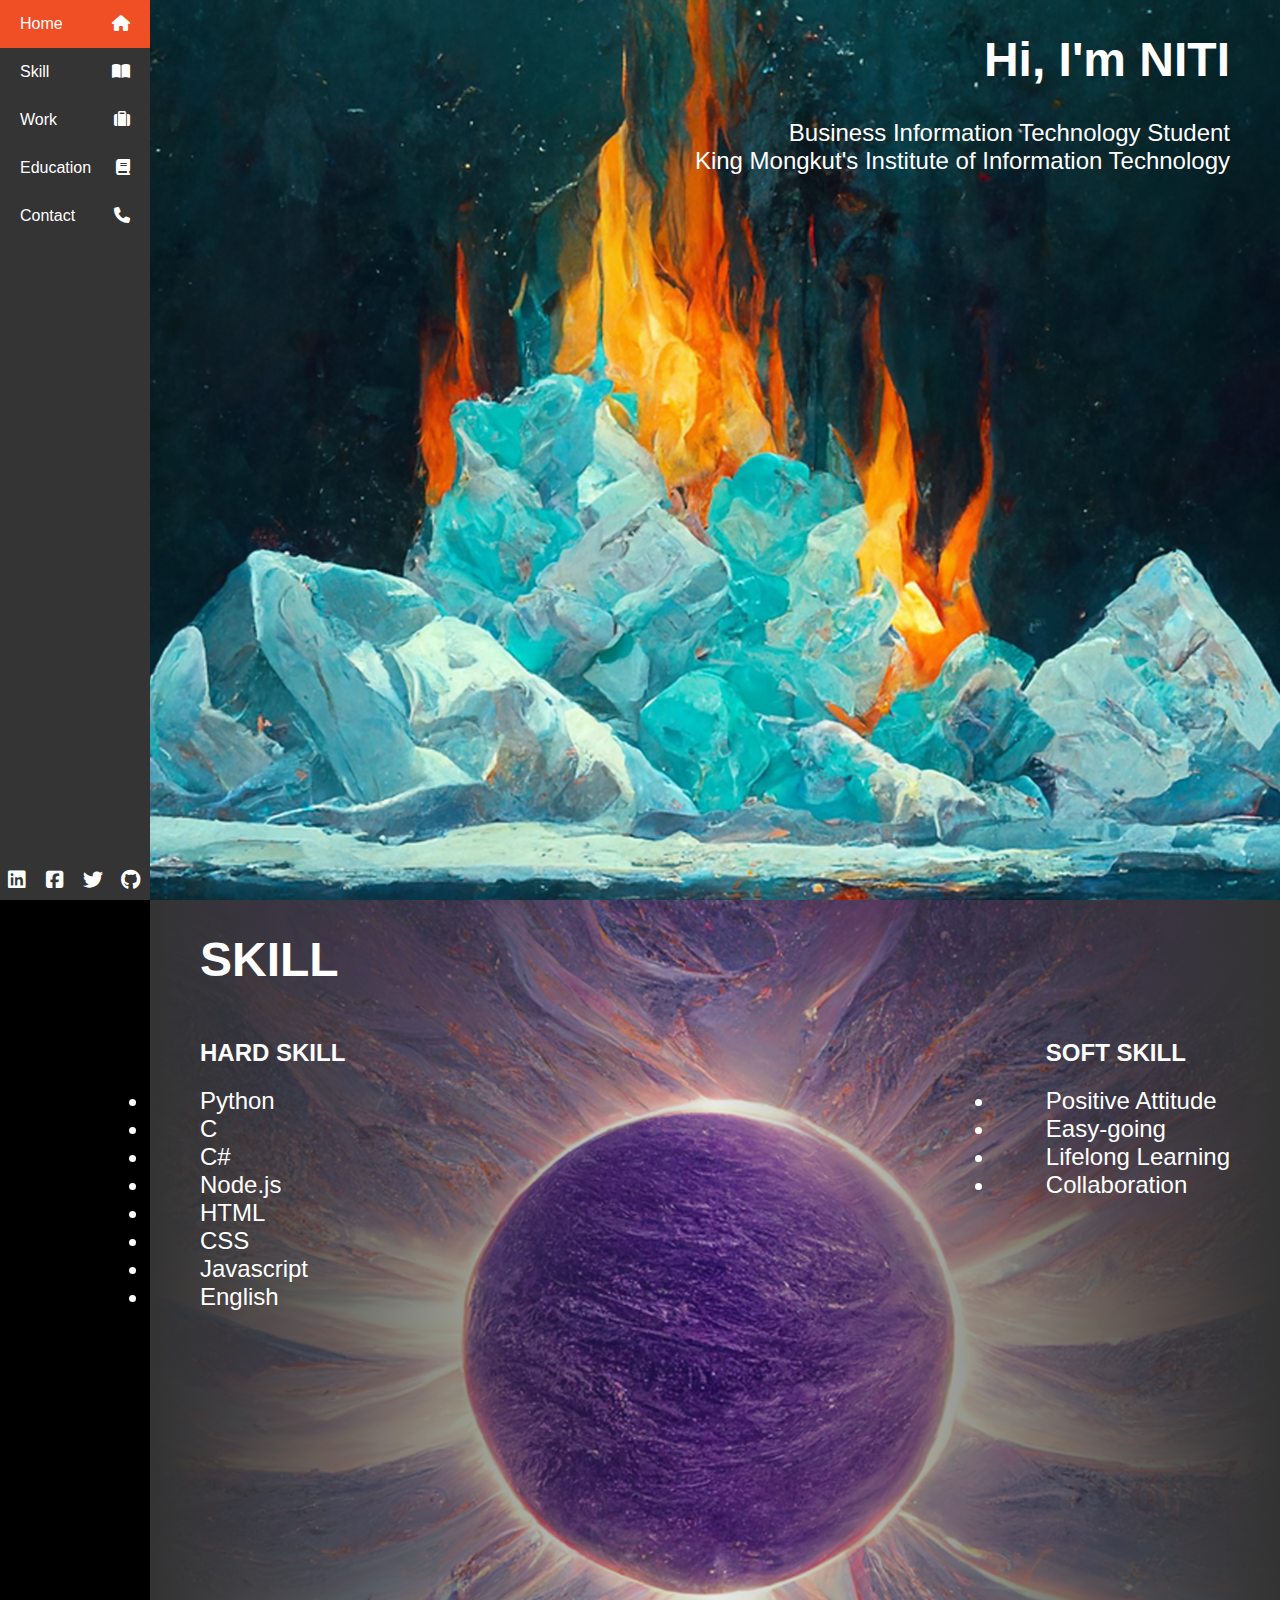
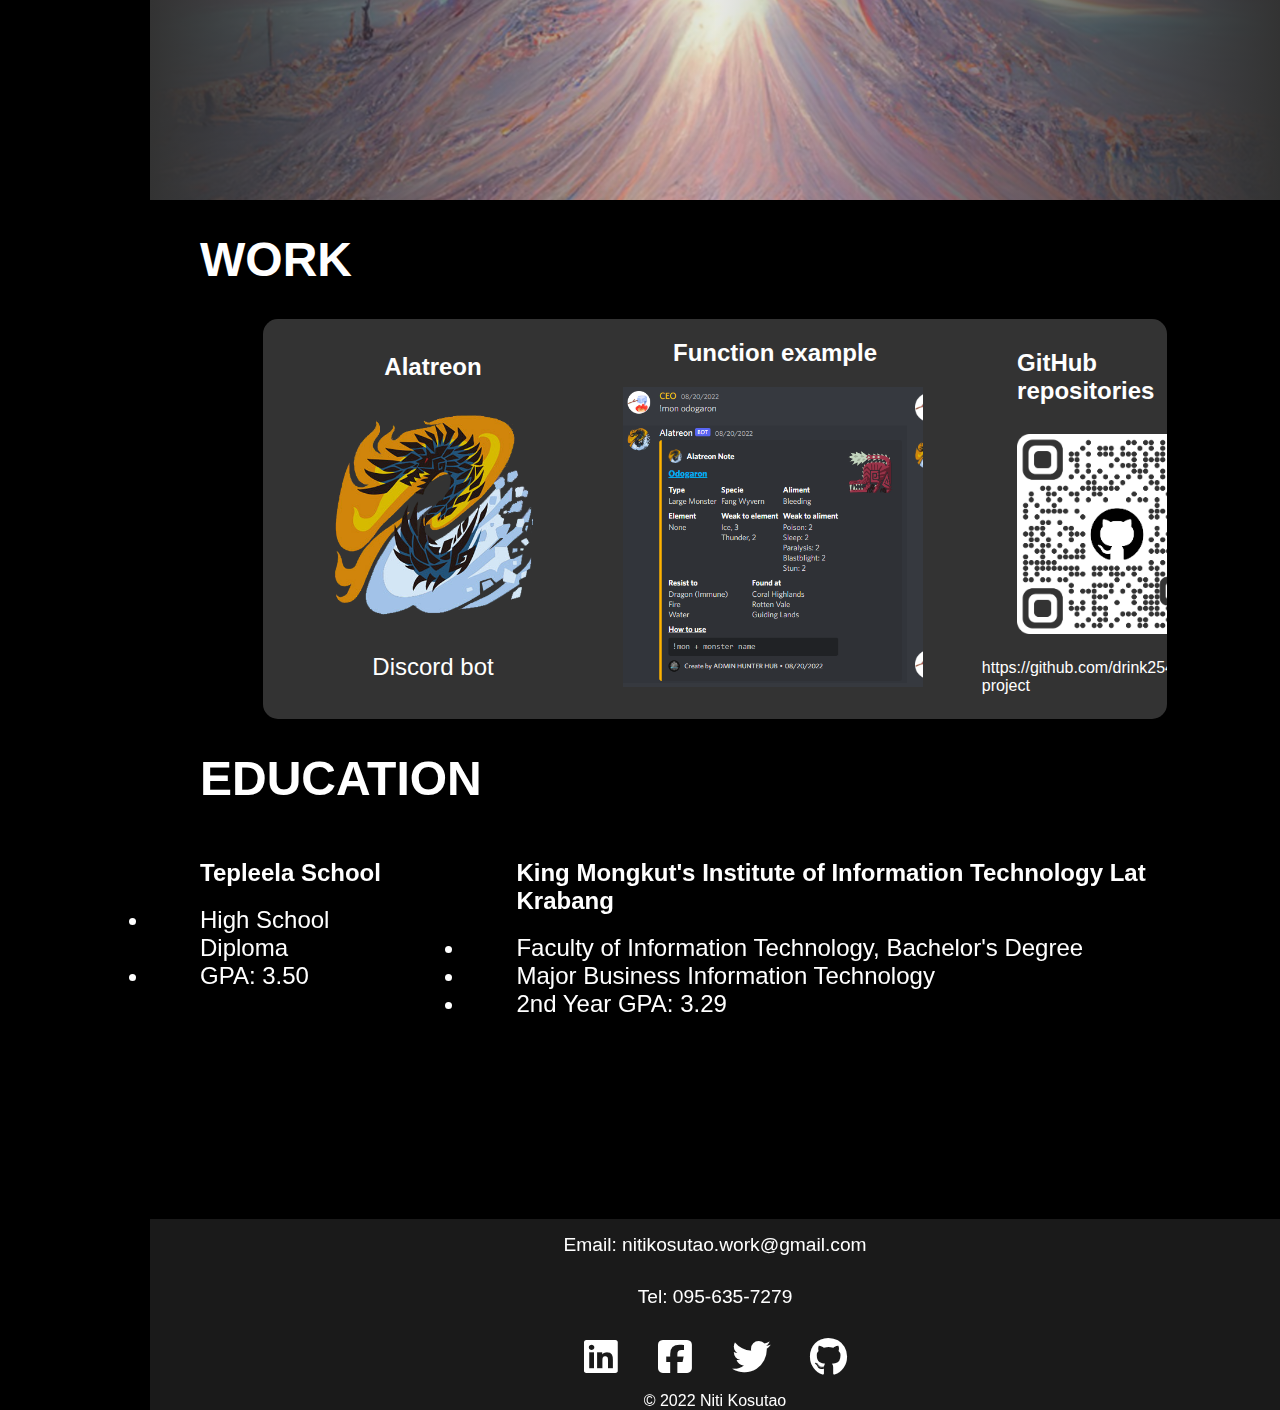
<file: index.html>
<!DOCTYPE html>
<html>

<head>
    <title>My Portfolio</title>
    <meta name="description" content="Portfolio of Niti Kosutao">
    <meta name="keywords" content="Portfolio">
    <meta name="author" content="Niti Kosutao">
    <meta name="viewport" content="width=device-width, initial-scale=1.0">
    <link rel="icon" href="material/iceburn200.png">
    <link rel="stylesheet" href="CSS/main_style.css">
    <link rel="stylesheet" href="https://cdnjs.cloudflare.com/ajax/libs/font-awesome/6.1.2/css/all.min.css">
</head>

<body>
    <div class="flex_container">
        <div class="flex_container navbar">
            <div class="flex_container navbarcontent">
                <a href=".b1" class="flex_container navcon">Home <i class="fa-solid fa-house"></i></a>
                <!-- <a href="" class="flex_container navcon">About <i class="fa-solid fa-user"></i></a> -->
                <a href=".b2" class="flex_container navcon">Skill <i class="fa-solid fa-book-open"></i></a>
                <a href=".b3" class="flex_container navcon">Work <i class="fa-solid fa-suitcase"></i></a>
                <a href=".b4" class="flex_container navcon">Education <i class="fa-solid fa-book"></i></i></a>
                <a href=".b5" class="flex_container navcon">Contact <i class="fa-solid fa-phone"></i></a>
            </div>
            <div class="flex_container icon">
                <a target="_blank" href="https://www.linkedin.com/in/niti-kosutao-3a9aab235/">
                    <i class="fa-brands fa-linkedin"></i>
                </a>
                <a target="_blank" href="https://www.facebook.com/profile.php?id=100001783811489">
                    <i class="fa-brands fa-square-facebook"></i>
                </a>
                <a target="_blank" href="https://twitter.com/_Einz774">
                    <i class="fa-brands fa-twitter"></i>
                </a>
                <a target="_blank" href="https://github.com/drink2545">
                    <i class="fa-brands fa-github"></i>
                </a>
            </div>
        </div>
        <div class="flex_container content">
            <div class="box b1">
                <h1>Hi, I'm NITI</h1>
                <p>Business Information Technology Student<br>
                    King Mongkut's Institute of Information Technology</p>
            </div>
            <div class="box b2">
                <h1>SKILL</h1>
                <div class="flex_container skill">
                    <div>
                        <h2>HARD SKILL</h2>
                        <li>Python</li>
                        <li>C</li>
                        <li>C#</li>
                        <li>Node.js</li>
                        <li>HTML</li>
                        <li>CSS</li>
                        <li>Javascript</li>
                        <li>English</li>
                    </div>
                    <div>
                        <h2>SOFT SKILL</h2>
                        <li>Positive Attitude</li>
                        <li>Easy-going</li>
                        <li>Lifelong Learning</li>
                        <li>Collaboration</li>
                    </div>
                </div>
            </div>
            <div class="box b3">
                <h1>WORK</h1>
                <div class="flex_container work_container">
                    <div class="flex_container work infocard">
                        <h2>Alatreon</h2>
                        <img src="material/alatreontest/mhwi-alatreon_icon.png">
                        <p>Discord bot</p>
                    </div>
                    <div class="flex_container work">
                        <h2>Function example</h2>
                        <div class="cardfunction">
                            <img src="material/alatreontest/test1.png">
                            <img src="material/alatreontest/test2.png">
                            <img src="material/alatreontest/test3.png">
                        </div>
                    </div>
                    <div class="flex_container work infocard">
                        <h2>GitHub repositories</h2>
                        <img src="material/alatreontest/alatreon_github.png">
                        <a target="_blank"
                            href="https://github.com/drink2545/Alatreon-project">https://github.com/drink2545/Alatreon-project</a>
                    </div>
                </div>
            </div>
            <div class="box b4">
                <h1>EDUCATION</h1>
                <div class="flex_container skill">
                    <div>
                        <h2>Tepleela School</h2>
                        <li>High School Diploma</li>
                        <li>GPA: 3.50</li>
                    </div>
                    <br>
                    <div>
                        <h2>King Mongkut's Institute of Information Technology Lat Krabang</h2>
                        <li>Faculty of Information Technology, Bachelor's Degree</li>
                        <li>Major Business Information Technology</li>
                        <li>2nd Year GPA: 3.29</li>
                    </div>
                </div>
            </div>
            <div class="box b5">
                <div class="flex_container contact_container">
                    <a href="mailto: nitikosutao.work@gmail.com">Email: nitikosutao.work@gmail.com</a>
                    <a href="tel:095-635-7279">Tel: 095-635-7279</a>
                    <div class="flex_container contact">
                        <a target="_blank" href="https://www.linkedin.com/in/niti-kosutao-3a9aab235/">
                            <i class="fa-brands fa-linkedin"></i>
                        </a>
                        <a target="_blank" href="https://www.facebook.com/profile.php?id=100001783811489">
                            <i class="fa-brands fa-square-facebook"></i>
                        </a>
                        <a target="_blank" href="https://twitter.com/_Einz774">
                            <i class="fa-brands fa-twitter"></i>
                        </a>
                        <a target="_blank" href="https://github.com/drink2545">
                            <i class="fa-brands fa-github"></i>
                        </a>
                    </div>
                </div>
            </div>
            <footer>
                &copy; 2022 Niti Kosutao
            </footer>
        </div>

    </div>
    <!-- <script src="JS/main_script.js"></script> -->
</body>

</html>
</file>
<file: CSS/main_style.css>
body {
    margin: 0;
    font-family: 'Trebuchet MS', 'Lucida Sans Unicode', 'Lucida Grande', 'Lucida Sans', Arial, sans-serif;
    overflow-x: hidden;
    background-color: black;
    color: white;
}

.flex_container {
    display: flex;
    justify-content: left;
}

.flex_container a {
    padding: 15px 20px;
}

.navbar {
    flex-direction: column;
    justify-content: space-between;
    float: left;
    width: 150px;
    height: 100%;
    position: fixed;
    background-color: rgba(52, 52, 52, 1);
}

.navbarcontent {
    flex-direction: column;
}

.navcon {
    justify-content: space-between;
}

.navbar a {
    color: white;
    text-decoration: none;
}

.navbar a:hover {
    background-color: #f04e25;
}

.icon {
    justify-content: center;
}

.icon a {
    padding: 8px;
    font-size: 20px;
    width: 25%;
}

.content {
    width: 100vw;
    flex-direction: column;
    align-items: center;
    margin-left: 150px;
    overflow-wrap: break-word;
}

.box {
    width: 100%;
    height: 100vh;
}
.box.b1{
    background-image:url(../material/1920iceburn.png);
    background-position: center;
    background-repeat: no-repeat;
    background-size: cover;
    text-align: right;
}
.box.b2{
    background-image: linear-gradient(to right, rgba(51,51,51,1),  rgba(51,51,51,0.1),  rgba(51,51,51,1)),
    url(../material/sun1920.png);
    background-position: center;
    background-repeat: no-repeat;
    background-size: cover;
}
.box.b3{
    height: fit-content;
}
.box.b4{
    height: 500px;
}
.box h1{
    font-size: 3em;
}
.box p,li{
    font-size: 1.5em;
}
.box h1,h2,p,li{
    padding: 0 50px;
}
.skill{
    justify-content: space-between;
    flex-direction: row;
}
.work_container{
    background-color: rgba(51, 51, 51, 1);
    border-radius: 15px;
    justify-content: space-between;
    margin: 0 10%;
    overflow-y: hidden;
    overflow-x: scroll;
}
.work{
    flex: 0 0 auto;
    flex-direction: column;
    padding: 0 20px;
}
.work p{
    padding: 0;
}
.infocard{
    height: 400px;
    width: 300px;
    align-items: center;
    justify-content: space-evenly;
}
.infocard a{
    text-decoration: none;
    color: white;
}
.infocard img{
    height: 200px;
    width: 200px;
}
.cardfunction{
    display: flex;
    flex-direction: row;
    overflow-y: hidden;
    overflow-x: scroll;
    width: 300px;
}
.cardfunction img{
    height: 300px;
    width: 500px;
}
.box.b5{
    height: fit-content;
}
.contact_container{
    flex-direction: column;
    justify-content: left;
    align-items: center;
    background-color: rgba(51, 51, 51, 0.5);
}
.contact_container a{
    text-decoration: none;
    color: white;
    font-size: 1.2em;
}
.contact i{
    color: white;
    text-decoration: none;
    font-size: 2em;
}
footer {
    bottom: 0;
    width: 100%;
    left: 160px;
    text-align: center;
    background-color: rgba(51, 51, 51, 0.5);
}
@media screen and (max-width: 1000px) {
    .navbar {
        left: -95px;
        animation-name: navclose;
        animation-duration: 0.7s;
    }

    .navbar.icon a {
        display: none;
    }
    .icon{
        display: none;
    }
    .content{
        margin-left: 55px;
    }
    .box .b1,.b2,.b3,.b4{
        flex-direction: column;
        min-height: 100vh;
        height: fit-content;
        width: 100%;
    }
    .box h1,p{
        padding: 20px;
    }
    .skill{
        flex-direction: column;
        align-items: left;
    }
    .work_container{
        flex-direction: column;
        overflow: hidden;
        align-items: center;
    }
    .cardfunction{
        flex-direction: column;
        overflow: hidden;
        height: fit-content;
    }
    .cardfunction img{
        width: 300px;
        object-fit: contain;
    }
}
@keyframes navclose {
    from {
        left: 0;
    }

    to {
        left: -95px;
    }
}
</file>
